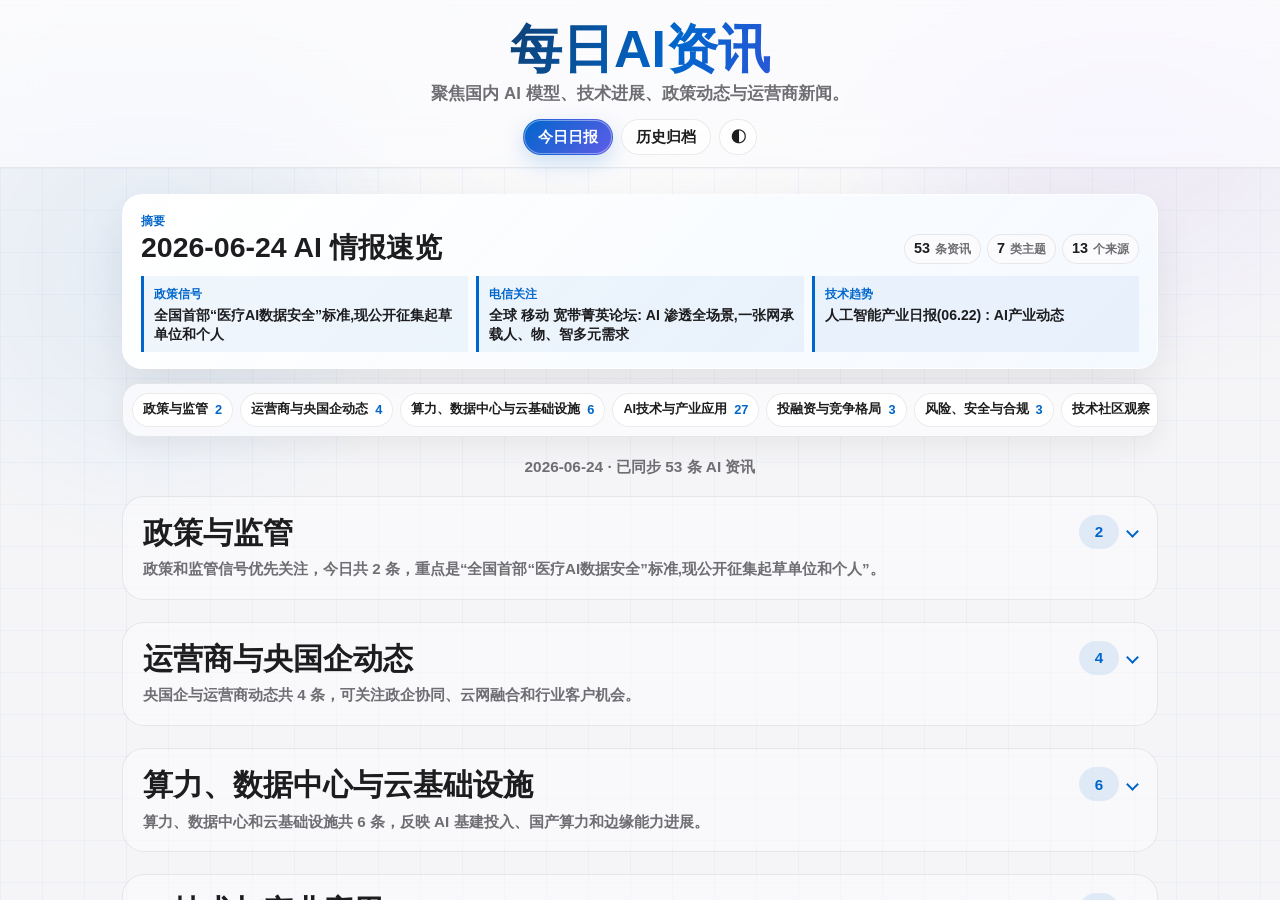
<file: docs/index.html>
<!doctype html>
<html lang="zh-CN">
<head>
  <meta charset="utf-8">
  <meta name="viewport" content="width=device-width, initial-scale=1">
  <meta http-equiv="refresh" content="0; url=ai-news.html">
  <title>每日AI资讯</title>
</head>
<body>
  <a href="ai-news.html">进入每日AI资讯</a>
</body>
</html>
</file>
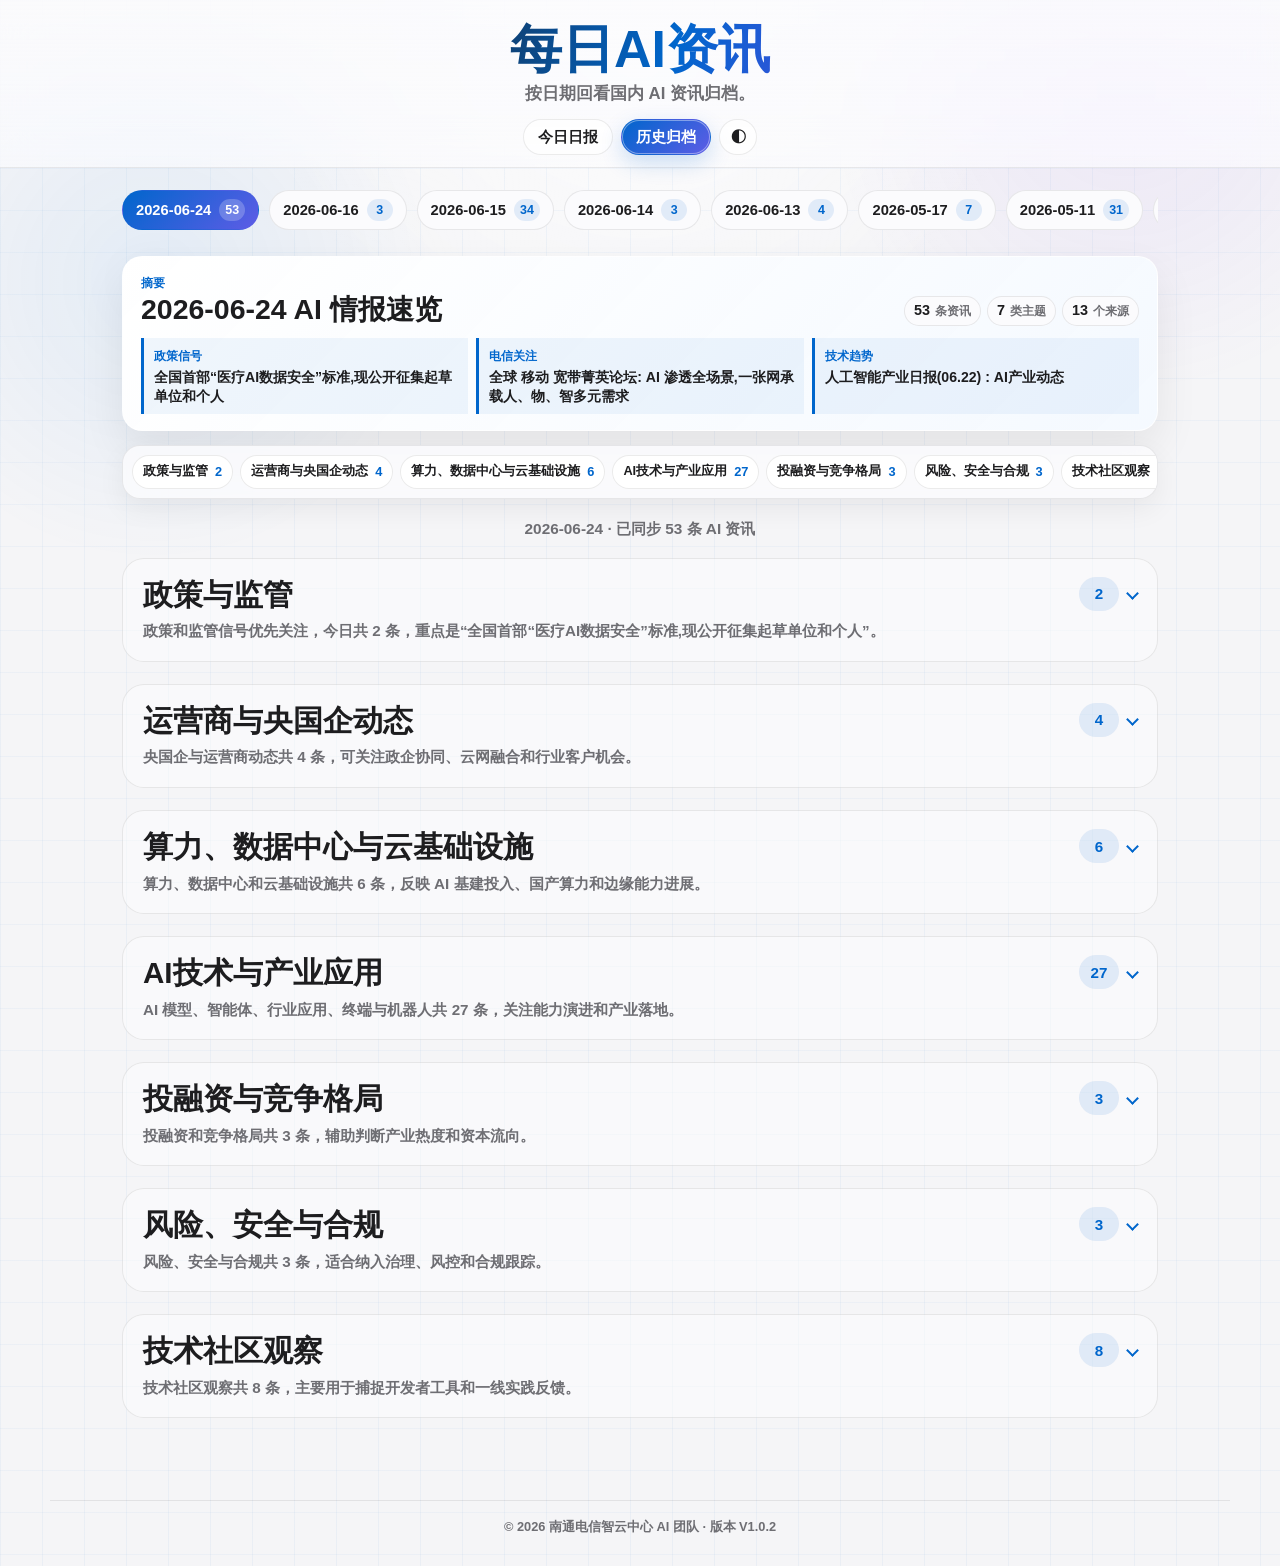
<file: docs/ai-news-archive.html>
<!doctype html>
<html lang="zh-CN">
<head>
  <meta charset="utf-8">
  <meta name="viewport" content="width=device-width, initial-scale=1">
  <title>历史归档 | 每日AI资讯</title>
  <link rel="stylesheet" href="assets/css/ai-news.css?v=20260622">
</head>
<body data-page="archive">
  <header class="site-header">
    <div class="site-header-inner">
      <h1>每日AI资讯</h1>
      <p class="site-subtitle">按日期回看国内 AI 资讯归档。</p>
      <nav class="main-menu" aria-label="页面菜单">
        <a class="menu-item" href="ai-news.html">今日日报</a>
        <a class="menu-item active" href="ai-news-archive.html">历史归档</a>
        <button class="theme-toggle" id="theme-toggle" type="button" aria-label="切换深浅色" title="切换深浅色">◐</button>
      </nav>
    </div>
  </header>

  <main class="page-shell">
    <section class="archive-strip" id="archive-panel" aria-label="历史归档日期">
      <div class="date-list" id="date-list"></div>
    </section>

    <section class="leadership-panel" id="leadership-panel"></section>
    <nav class="category-nav" aria-label="资讯分类">
      <div class="category-nav-list" id="category-nav-list"></div>
    </nav>
    <section class="brief-line" id="brief-line">请选择归档日期</section>
    <section class="news-board" id="news-board"></section>
    <section class="empty-state" id="empty-state" hidden>暂无匹配资讯</section>
  </main>

  <footer class="site-footer">
    <span>© 2026 南通电信智云中心 AI 团队 · 版本 V1.0.2</span>
  </footer>

  <script src="assets/js/ai-news.js?v=20260622" defer></script>
</body>
</html>
</file>
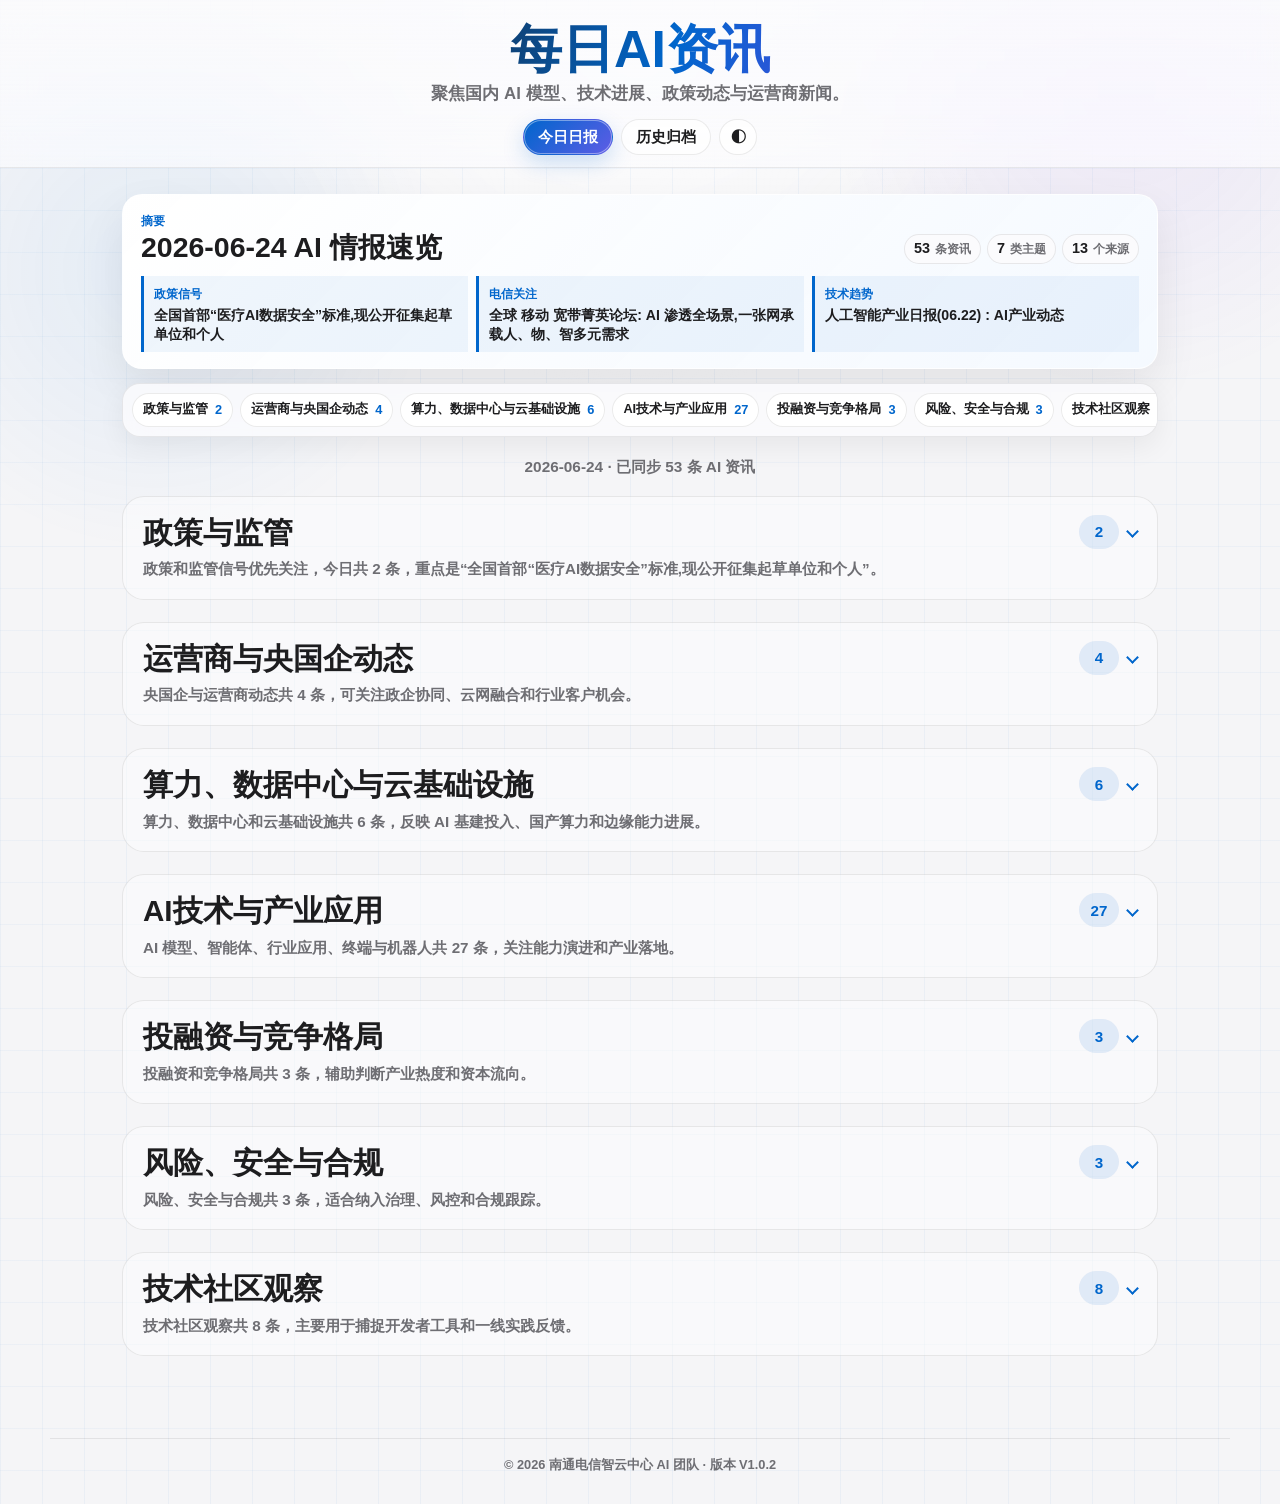
<file: docs/ai-news.html>
<!doctype html>
<html lang="zh-CN">

<head>
  <meta charset="utf-8">
  <meta name="viewport" content="width=device-width, initial-scale=1">
  <title>每日AI资讯</title>
  <link rel="stylesheet" href="assets/css/ai-news.css?v=20260622">
</head>

<body data-page="today">
  <header class="site-header">
    <div class="site-header-inner">
      <h1>每日AI资讯</h1>
      <p class="site-subtitle">聚焦国内 AI 模型、技术进展、政策动态与运营商新闻。</p>
      <nav class="main-menu" aria-label="页面菜单">
        <a class="menu-item active" href="ai-news.html">今日日报</a>
        <a class="menu-item" href="ai-news-archive.html">历史归档</a>
        <button class="theme-toggle" id="theme-toggle" type="button" aria-label="切换深浅色" title="切换深浅色">☼</button>
      </nav>
    </div>
  </header>

  <main class="page-shell">
    <section class="leadership-panel" id="leadership-panel"></section>
    <nav class="category-nav" aria-label="资讯分类">
      <div class="category-nav-list" id="category-nav-list"></div>
    </nav>
    <section class="brief-line" id="brief-line">正在同步资讯流</section>
    <section class="news-board" id="news-board"></section>
    <section class="empty-state" id="empty-state" hidden>暂无匹配资讯</section>
  </main>

  <footer class="site-footer">
    <span>© 2026 南通电信智云中心 AI 团队 · 版本 V1.0.2</span>
  </footer>

  <script src="assets/js/ai-news.js?v=20260622" defer></script>
</body>

</html>
</file>
<file: docs/assets/css/ai-news.css>
:root {
  color-scheme: light;
  --bg: #f5f5f7;
  --surface: #ffffff;
  --surface-soft: #fbfbfd;
  --text: #1d1d1f;
  --muted: #6e6e73;
  --line: rgba(0, 0, 0, 0.08);
  --tech-line: rgba(0, 102, 204, 0.16);
  --blue: #0066cc;
  --blue-hover: #0071e3;
  --cyan: #00a7d9;
  --green: #00a676;
  --orange: #f59e0b;
  --rose: #e11d48;
  --violet: #7c3aed;
  --shadow: 0 18px 44px rgba(0, 0, 0, 0.075);
}

:root[data-theme="dark"] {
  color-scheme: dark;
  --bg: #061018;
  --surface: #0d1722;
  --surface-soft: #132232;
  --text: #f2f4f8;
  --muted: #b4c1cf;
  --line: rgba(143, 213, 255, 0.16);
  --tech-line: rgba(43, 226, 255, 0.34);
  --blue: #39b8ff;
  --blue-hover: #72d8ff;
  --cyan: #27f0ff;
  --green: #4dffba;
  --orange: #f7b955;
  --rose: #ff6f9e;
  --violet: #8e7cff;
  --shadow: 0 18px 52px rgba(0, 0, 0, 0.46);
}

* {
  box-sizing: border-box;
}

[hidden] {
  display: none !important;
}

html {
  background: var(--bg);
  scroll-behavior: smooth;
}

body {
  min-height: 100vh;
  margin: 0;
  background:
    linear-gradient(90deg, rgba(0, 102, 204, 0.045) 1px, transparent 1px),
    linear-gradient(180deg, rgba(0, 102, 204, 0.035) 1px, transparent 1px),
    radial-gradient(circle at 12% 18%, rgba(0, 113, 227, 0.08), transparent 280px),
    radial-gradient(circle at 88% 6%, rgba(124, 58, 237, 0.08), transparent 300px),
    radial-gradient(circle at top, rgba(255, 255, 255, 0.9), transparent 390px),
    var(--bg);
  background-size: 42px 42px, 42px 42px, auto, auto, auto, auto;
  color: var(--text);
  font-family: -apple-system, BlinkMacSystemFont, "SF Pro Text", "Helvetica Neue", "PingFang SC", "Microsoft YaHei", Arial, sans-serif;
  -webkit-font-smoothing: antialiased;
}

:root[data-theme="dark"] body {
  background:
    linear-gradient(90deg, rgba(39, 240, 255, 0.075) 1px, transparent 1px),
    linear-gradient(180deg, rgba(57, 184, 255, 0.055) 1px, transparent 1px),
    radial-gradient(circle at 16% 16%, rgba(39, 240, 255, 0.16), transparent 300px),
    radial-gradient(circle at 86% 4%, rgba(77, 255, 186, 0.1), transparent 300px),
    radial-gradient(circle at top, rgba(15, 39, 58, 0.82), transparent 420px),
    var(--bg);
  background-size: 42px 42px, 42px 42px, auto, auto, auto, auto;
}

a {
  color: inherit;
}

.site-header {
  position: static;
  border-bottom: 1px solid var(--line);
  background: linear-gradient(180deg, rgba(251, 251, 253, 0.86), rgba(251, 251, 253, 0.7));
  backdrop-filter: saturate(180%) blur(20px);
}

:root[data-theme="dark"] .site-header {
  background: linear-gradient(180deg, rgba(7, 17, 27, 0.94), rgba(7, 17, 27, 0.78));
  box-shadow: 0 1px 0 rgba(39, 240, 255, 0.1), 0 18px 38px rgba(0, 0, 0, 0.22);
}

.site-header-inner {
  max-width: 1080px;
  margin: 0 auto;
  padding: 14px 22px 12px;
}

.site-header h1 {
  margin: 8px auto 6px;
  max-width: 860px;
  font-size: clamp(1.7rem, 4.6vw, 3.25rem);
  line-height: 1.05;
  letter-spacing: 0;
  text-align: center;
  background: linear-gradient(105deg, #1d1d1f 14%, #0066cc 54%, #7c3aed 90%);
  -webkit-background-clip: text;
  background-clip: text;
  color: transparent;
}

:root[data-theme="dark"] .site-header h1 {
  background: linear-gradient(105deg, #f2f4f8 10%, #27f0ff 48%, #4dffba 88%);
  -webkit-background-clip: text;
  background-clip: text;
}

.site-subtitle {
  max-width: 720px;
  margin: 0 auto 14px;
  color: var(--muted);
  font-size: clamp(0.9rem, 1.6vw, 1.05rem);
  font-weight: 600;
  line-height: 1.35;
  text-align: center;
}

.main-menu {
  display: flex;
  flex-wrap: wrap;
  gap: 8px;
  align-items: center;
  justify-content: center;
}

.menu-item,
.menu-date,
.theme-toggle {
  display: inline-flex;
  align-items: center;
  min-height: 36px;
  border: 1px solid var(--line);
  border-radius: 999px;
  background: rgba(255, 255, 255, 0.72);
  color: var(--text);
  font: inherit;
  font-size: 0.92rem;
  font-weight: 600;
  padding: 7px 14px;
  text-decoration: none;
}

:root[data-theme="dark"] .menu-item,
:root[data-theme="dark"] .menu-date,
:root[data-theme="dark"] .theme-toggle {
  border-color: rgba(87, 208, 255, 0.28);
  background: rgba(12, 28, 43, 0.92);
  color: #dcefff;
  box-shadow: 0 0 0 1px rgba(39, 240, 255, 0.04) inset;
}

.menu-item,
.theme-toggle {
  transition: background-color 0.18s ease, color 0.18s ease, border-color 0.18s ease;
}

.theme-toggle {
  justify-content: center;
  width: 38px;
  cursor: pointer;
  padding: 0;
}

.menu-item:hover,
.menu-item.active,
.theme-toggle:hover {
  border-color: transparent;
  background: linear-gradient(135deg, var(--blue), #5e5ce6);
  color: #fff;
  box-shadow: 0 8px 22px rgba(0, 102, 204, 0.2), 0 0 0 1px rgba(255, 255, 255, 0.4) inset;
}

:root[data-theme="dark"] .menu-item:hover,
:root[data-theme="dark"] .menu-item.active,
:root[data-theme="dark"] .theme-toggle:hover {
  border-color: rgba(39, 240, 255, 0.76);
  background: linear-gradient(135deg, rgba(0, 122, 255, 0.95), rgba(22, 213, 233, 0.86));
  color: #ffffff;
  box-shadow: 0 10px 26px rgba(39, 184, 255, 0.22), 0 0 0 1px rgba(208, 250, 255, 0.22) inset;
}

.menu-date {
  color: var(--muted);
}

:root[data-theme="dark"] .menu-date {
  color: #dcefff;
}

.page-shell {
  max-width: 1080px;
  margin: 0 auto;
  padding: 26px 22px 70px;
}

.brief-line {
  margin: 0 auto 18px;
  max-width: 760px;
  color: var(--muted);
  font-size: 0.96rem;
  font-weight: 600;
  text-align: center;
}

.leadership-panel {
  display: grid;
  gap: 12px;
  margin: 0 0 14px;
  border: 1px solid rgba(255, 255, 255, 0.82);
  border-radius: 20px;
  background:
    linear-gradient(135deg, rgba(255, 255, 255, 0.98), rgba(244, 249, 255, 0.94)),
    var(--surface);
  box-shadow: var(--shadow);
  padding: 16px 18px;
}

:root[data-theme="dark"] .leadership-panel {
  border-color: rgba(87, 208, 255, 0.2);
  background:
    radial-gradient(circle at 88% 0, rgba(39, 240, 255, 0.12), transparent 240px),
    linear-gradient(135deg, rgba(12, 24, 36, 0.98), rgba(9, 35, 48, 0.94)),
    var(--surface);
}

.leadership-head {
  display: flex;
  gap: 14px;
  align-items: flex-end;
  justify-content: space-between;
}

.eyebrow {
  display: inline-flex;
  color: var(--blue);
  font-size: 0.72rem;
  font-weight: 850;
}

.leadership-head h2 {
  margin: 3px 0 0;
  font-size: clamp(1.16rem, 2.4vw, 1.78rem);
  line-height: 1.1;
}

.metric-row {
  display: flex;
  flex-wrap: wrap;
  gap: 6px;
  justify-content: flex-end;
}

.metric-row span {
  display: inline-flex;
  gap: 5px;
  align-items: baseline;
  min-height: 26px;
  border: 1px solid var(--line);
  border-radius: 999px;
  background: var(--surface-soft);
  color: var(--muted);
  font-size: 0.76rem;
  font-weight: 700;
  padding: 5px 9px;
}

.metric-row strong {
  color: var(--text);
  font-size: 0.9rem;
}

:root[data-theme="dark"] .metric-row span {
  border-color: rgba(87, 208, 255, 0.26);
  background: rgba(13, 30, 44, 0.86);
}

.insight-list {
  display: grid;
  grid-template-columns: repeat(auto-fit, minmax(190px, 1fr));
  gap: 8px;
}

.insight-item {
  min-width: 0;
  border-left: 3px solid var(--blue);
  background: rgba(0, 102, 204, 0.06);
  padding: 8px 10px;
}

:root[data-theme="dark"] .insight-item {
  background: rgba(39, 240, 255, 0.07);
}

.insight-item span {
  color: var(--blue);
  font-size: 0.72rem;
  font-weight: 850;
}

.insight-item p {
  margin: 4px 0 0;
  color: var(--text);
  font-size: 0.88rem;
  font-weight: 650;
  line-height: 1.36;
}

.site-footer {
  max-width: 1180px;
  margin: 12px auto 0;
  border-top: 1px solid var(--line);
  color: var(--muted);
  font-size: 0.8rem;
  font-weight: 650;
  padding: 18px 28px 30px;
  text-align: center;
}

.site-footer span {
  display: inline-flex;
  gap: 8px;
  align-items: center;
  justify-content: center;
  flex-wrap: wrap;
}

.section-head-side {
  display: inline-flex;
  gap: 9px;
  align-items: center;
}

.category-section-head i {
  width: 9px;
  height: 9px;
  border-right: 2px solid var(--blue);
  border-bottom: 2px solid var(--blue);
  transform: rotate(45deg);
  transition: transform 0.18s ease;
}

.category-section.expanded .category-section-head i {
  transform: rotate(225deg);
}

.category-nav {
  position: sticky;
  top: 0;
  z-index: 10;
  margin: 4px 0 20px;
  overflow-x: auto;
  border: 1px solid var(--line);
  border-radius: 18px;
  background: rgba(251, 251, 253, 0.88);
  box-shadow: 0 10px 28px rgba(0, 0, 0, 0.06);
  backdrop-filter: saturate(160%) blur(16px);
  padding: 9px;
  scrollbar-width: thin;
}

:root[data-theme="dark"] .category-nav {
  background: rgba(7, 17, 27, 0.9);
}

.category-nav-list {
  display: flex;
  gap: 7px;
  min-width: max-content;
}

.category-nav-chip {
  display: inline-flex;
  gap: 7px;
  align-items: center;
  min-height: 34px;
  border: 1px solid var(--line);
  border-radius: 999px;
  background: var(--surface);
  color: var(--text);
  cursor: pointer;
  font: inherit;
  font-size: 0.8rem;
  font-weight: 700;
  padding: 6px 10px;
}

.category-nav-chip strong {
  color: var(--blue);
}

.category-nav-chip.active {
  border-color: transparent;
  background: linear-gradient(135deg, var(--blue), #5e5ce6);
  color: #fff;
}

.category-nav-chip.active strong {
  color: #fff;
}

.archive-strip {
  margin: -8px 0 18px;
  overflow-x: auto;
  padding: 4px 0 8px;
  scrollbar-width: thin;
}

:root[data-theme="dark"] .archive-strip {
  scrollbar-color: rgba(39, 240, 255, 0.32) transparent;
}

.date-list {
  display: flex;
  flex-wrap: nowrap;
  gap: 10px;
  justify-content: flex-start;
  min-width: max-content;
}

.date-chip {
  display: inline-flex;
  gap: 8px;
  align-items: center;
  min-height: 38px;
  border: 1px solid var(--line);
  border-radius: 999px;
  background: var(--surface-soft);
  color: var(--text);
  cursor: pointer;
  font: inherit;
  font-size: 0.92rem;
  font-weight: 600;
  padding: 8px 13px;
  transition: background-color 0.18s ease, color 0.18s ease;
}

:root[data-theme="dark"] .date-chip {
  border-color: rgba(87, 208, 255, 0.28);
  background: rgba(12, 28, 43, 0.92);
  color: #dcefff;
}

.date-chip strong {
  display: inline-flex;
  align-items: center;
  justify-content: center;
  min-width: 26px;
  height: 22px;
  border-radius: 999px;
  background: rgba(0, 102, 204, 0.1);
  color: var(--blue);
  font-size: 0.78rem;
  font-weight: 800;
  line-height: 1;
}

.date-chip.active,
.date-chip:hover {
  background: linear-gradient(135deg, var(--blue), #5e5ce6);
  color: #fff;
  border-color: transparent;
}

:root[data-theme="dark"] .date-chip.active,
:root[data-theme="dark"] .date-chip:hover {
  background: linear-gradient(135deg, rgba(0, 122, 255, 0.95), rgba(22, 213, 233, 0.86));
  box-shadow: 0 10px 26px rgba(39, 184, 255, 0.18);
}

.date-chip.active strong,
.date-chip:hover strong {
  background: rgba(255, 255, 255, 0.22);
  color: #fff;
}

.news-board {
  display: grid;
  gap: 22px;
}

.category-section {
  display: grid;
  gap: 0;
  scroll-margin-top: 66px;
  border: 1px solid var(--line);
  border-radius: 22px;
  background: rgba(255, 255, 255, 0.45);
  overflow: hidden;
}

.category-section:focus {
  outline: none;
}

.category-section-head {
  width: 100%;
  display: flex;
  gap: 16px;
  align-items: flex-start;
  justify-content: space-between;
  border: 0;
  background: transparent;
  color: inherit;
  cursor: pointer;
  font: inherit;
  padding: 18px 20px;
  text-align: left;
}

.category-section.expanded .category-section-head {
  border-bottom: 1px solid var(--line);
}

.category-section-head h2 {
  margin: 0;
  font-size: clamp(1.28rem, 2.6vw, 1.85rem);
  line-height: 1.2;
}

.category-section-head p {
  max-width: 760px;
  margin: 7px 0 0;
  color: var(--muted);
  font-size: 0.95rem;
  font-weight: 600;
  line-height: 1.55;
}

.category-section-head strong {
  display: inline-flex;
  align-items: center;
  justify-content: center;
  min-width: 40px;
  height: 34px;
  border-radius: 999px;
  background: rgba(0, 102, 204, 0.1);
  color: var(--blue);
  font-size: 0.95rem;
}

.category-news-grid {
  display: grid;
  grid-template-columns: repeat(2, minmax(0, 1fr));
  gap: 20px;
  padding: 20px;
}

.category-empty {
  grid-column: 1 / -1;
  border: 1px dashed var(--line);
  border-radius: 18px;
  background: var(--surface-soft);
  color: var(--muted);
  padding: 28px;
  text-align: center;
}

.news-card {
  position: relative;
  display: grid;
  gap: 16px;
  min-height: 312px;
  overflow: hidden;
  border: 1px solid rgba(255, 255, 255, 0.82);
  border-radius: 28px;
  background:
    radial-gradient(circle at 96% 8%, rgba(0, 167, 217, 0.16), transparent 150px),
    radial-gradient(circle at 2% 92%, rgba(124, 58, 237, 0.08), transparent 150px),
    linear-gradient(160deg, rgba(255, 255, 255, 0.98) 0%, rgba(247, 250, 255, 0.96) 58%, rgba(238, 246, 255, 0.92) 100%),
    var(--surface);
  box-shadow: var(--shadow);
  padding: 26px;
  transition: transform 0.22s ease, box-shadow 0.22s ease, border-color 0.22s ease;
}

:root[data-theme="dark"] .news-card {
  border-color: rgba(87, 208, 255, 0.17);
  background:
    radial-gradient(circle at 96% 8%, rgba(39, 240, 255, 0.14), transparent 150px),
    radial-gradient(circle at 2% 92%, rgba(77, 255, 186, 0.09), transparent 150px),
    linear-gradient(160deg, rgba(12, 23, 34, 0.98) 0%, rgba(11, 32, 48, 0.96) 58%, rgba(8, 43, 54, 0.92) 100%),
    var(--surface);
}

:root[data-theme="dark"] .news-card::after {
  border-color: rgba(39, 240, 255, 0.09);
  background:
    linear-gradient(90deg, rgba(39, 240, 255, 0.09) 1px, transparent 1px),
    linear-gradient(180deg, rgba(39, 240, 255, 0.09) 1px, transparent 1px);
}

:root[data-theme="dark"] .news-card:hover {
  box-shadow: 0 26px 62px rgba(0, 184, 255, 0.15);
}

.news-card::after {
  position: absolute;
  right: -18px;
  bottom: -18px;
  width: 156px;
  height: 156px;
  border: 1px solid rgba(0, 102, 204, 0.07);
  border-radius: 36px;
  content: "";
  background:
    linear-gradient(90deg, rgba(0, 102, 204, 0.07) 1px, transparent 1px),
    linear-gradient(180deg, rgba(0, 102, 204, 0.07) 1px, transparent 1px);
  background-size: 18px 18px;
  opacity: 0.34;
  pointer-events: none;
  transform: rotate(8deg);
}

.news-card:hover {
  transform: translateY(-3px);
  border-color: var(--tech-line);
  box-shadow: 0 26px 58px rgba(0, 70, 150, 0.13);
}

.card-index {
  color: rgba(0, 102, 204, 0.72);
  font-family: ui-monospace, SFMono-Regular, Menlo, Monaco, Consolas, monospace;
  font-size: 0.76rem;
  font-weight: 800;
  letter-spacing: 0.08em;
}

:root[data-theme="dark"] .card-index {
  color: rgba(39, 240, 255, 0.82);
}

.card-body {
  display: grid;
  min-width: 0;
  position: relative;
  z-index: 1;
}

.card-meta {
  display: flex;
  flex-wrap: wrap;
  gap: 14px;
  align-items: center;
  justify-content: flex-start;
  color: var(--muted);
  font-size: 0.82rem;
  font-weight: 600;
}

.source-pill {
  display: inline-flex;
  align-items: center;
  min-width: 0;
  max-width: 62%;
  overflow: hidden;
  text-overflow: ellipsis;
  white-space: nowrap;
  border: 1px solid rgba(0, 102, 204, 0.18);
  border-radius: 999px;
  background: rgba(0, 102, 204, 0.1);
  color: #064f9e;
  font-size: 0.78rem;
  font-weight: 800;
  line-height: 1;
  padding: 7px 11px;
  box-shadow: 0 8px 18px rgba(0, 102, 204, 0.08);
}

.type-pill {
  display: inline-flex;
  align-items: center;
  border: 1px solid rgba(0, 166, 118, 0.2);
  border-radius: 999px;
  background: rgba(0, 166, 118, 0.1);
  color: #047857;
  font-size: 0.78rem;
  font-weight: 800;
  line-height: 1;
  padding: 7px 11px;
}

.official-pill,
.language-pill {
  display: inline-flex;
  align-items: center;
  border-radius: 999px;
  font-size: 0.72rem;
  font-weight: 850;
  line-height: 1;
  padding: 6px 9px;
}

.official-pill {
  border: 1px solid rgba(124, 58, 237, 0.22);
  background: rgba(124, 58, 237, 0.1);
  color: var(--violet);
}

.language-pill {
  border: 1px solid rgba(245, 158, 11, 0.24);
  background: rgba(245, 158, 11, 0.1);
  color: #92400e;
}

:root[data-theme="dark"] .type-pill {
  border-color: rgba(77, 255, 186, 0.24);
  background: rgba(77, 255, 186, 0.08);
  color: #8df0c3;
}

:root[data-theme="dark"] .source-pill {
  box-shadow: none;
}

:root[data-theme="dark"] .source-pill--0 {
  color: #9fd4ff;
}

:root[data-theme="dark"] .source-pill--1 {
  color: #c7b8ff;
}

:root[data-theme="dark"] .source-pill--2 {
  color: #8df0c3;
}

:root[data-theme="dark"] .source-pill--3 {
  color: #ffd18a;
}

:root[data-theme="dark"] .source-pill--4 {
  color: #ff9db1;
}

.source-pill--0 {
  border-color: rgba(0, 102, 204, 0.2);
  background: linear-gradient(135deg, rgba(0, 102, 204, 0.13), rgba(0, 167, 217, 0.1));
  color: #064f9e;
}

.source-pill--1 {
  border-color: rgba(124, 58, 237, 0.2);
  background: linear-gradient(135deg, rgba(124, 58, 237, 0.13), rgba(0, 102, 204, 0.08));
  color: #5b21b6;
}

.source-pill--2 {
  border-color: rgba(0, 166, 118, 0.2);
  background: linear-gradient(135deg, rgba(0, 166, 118, 0.13), rgba(0, 167, 217, 0.08));
  color: #047857;
}

.source-pill--3 {
  border-color: rgba(245, 158, 11, 0.24);
  background: linear-gradient(135deg, rgba(245, 158, 11, 0.16), rgba(0, 102, 204, 0.06));
  color: #92400e;
}

.source-pill--4 {
  border-color: rgba(225, 29, 72, 0.2);
  background: linear-gradient(135deg, rgba(225, 29, 72, 0.12), rgba(124, 58, 237, 0.08));
  color: #9f1239;
}

.card-meta time {
  flex: 0 0 auto;
  color: var(--muted);
  font-size: 0.76rem;
  font-weight: 700;
}

.news-card h2 {
  margin: 13px 0 11px;
  font-size: clamp(1.2rem, 2.05vw, 1.68rem);
  line-height: 1.2;
  letter-spacing: 0;
  font-weight: 750;
}

.news-card h2 a {
  text-decoration: none;
}

.news-card h2 a:hover {
  color: var(--blue-hover);
}

.news-card p {
  margin: 0;
  color: var(--muted);
  font-size: 0.95rem;
  font-weight: 500;
  line-height: 1.64;
}

.detail-link {
  align-self: end;
  justify-self: start;
  margin-top: 18px;
  color: var(--blue);
  font-size: 0.92rem;
  font-weight: 700;
  text-decoration: none;
}

.detail-link::after {
  content: " >";
}

.detail-link:hover {
  color: var(--blue-hover);
  text-decoration: underline;
}

.empty-state {
  margin-top: 18px;
  border-radius: 28px;
  background: var(--surface);
  box-shadow: var(--shadow);
  color: var(--muted);
  padding: 34px;
  text-align: center;
}

@media (max-width: 820px) {
  .category-section {
    scroll-margin-top: 62px;
  }

  .category-nav {
    top: 0;
    margin-bottom: 16px;
  }

  .site-header h1 {
    margin-top: 8px;
    font-size: clamp(1.65rem, 8vw, 2.55rem);
  }

  .news-board {
    gap: 22px;
  }

  .category-news-grid,
  .insight-list {
    grid-template-columns: 1fr;
  }

  .category-section-head {
    padding: 16px;
  }

  .category-news-grid {
    padding: 14px;
  }

  .leadership-head {
    align-items: flex-start;
    flex-direction: column;
  }

  .metric-row {
    justify-content: flex-start;
  }

  .news-card {
    min-height: 0;
  }
}

@media (max-width: 520px) {
  .site-header-inner,
  .page-shell {
    padding-left: 16px;
    padding-right: 16px;
  }

  .menu-date {
    justify-content: center;
  }

  .archive-strip,
  .news-card {
    border-radius: 22px;
  }

  .card-meta {
    align-items: flex-start;
    flex-direction: column;
  }

  .source-pill {
    max-width: 100%;
  }
}
</file>
